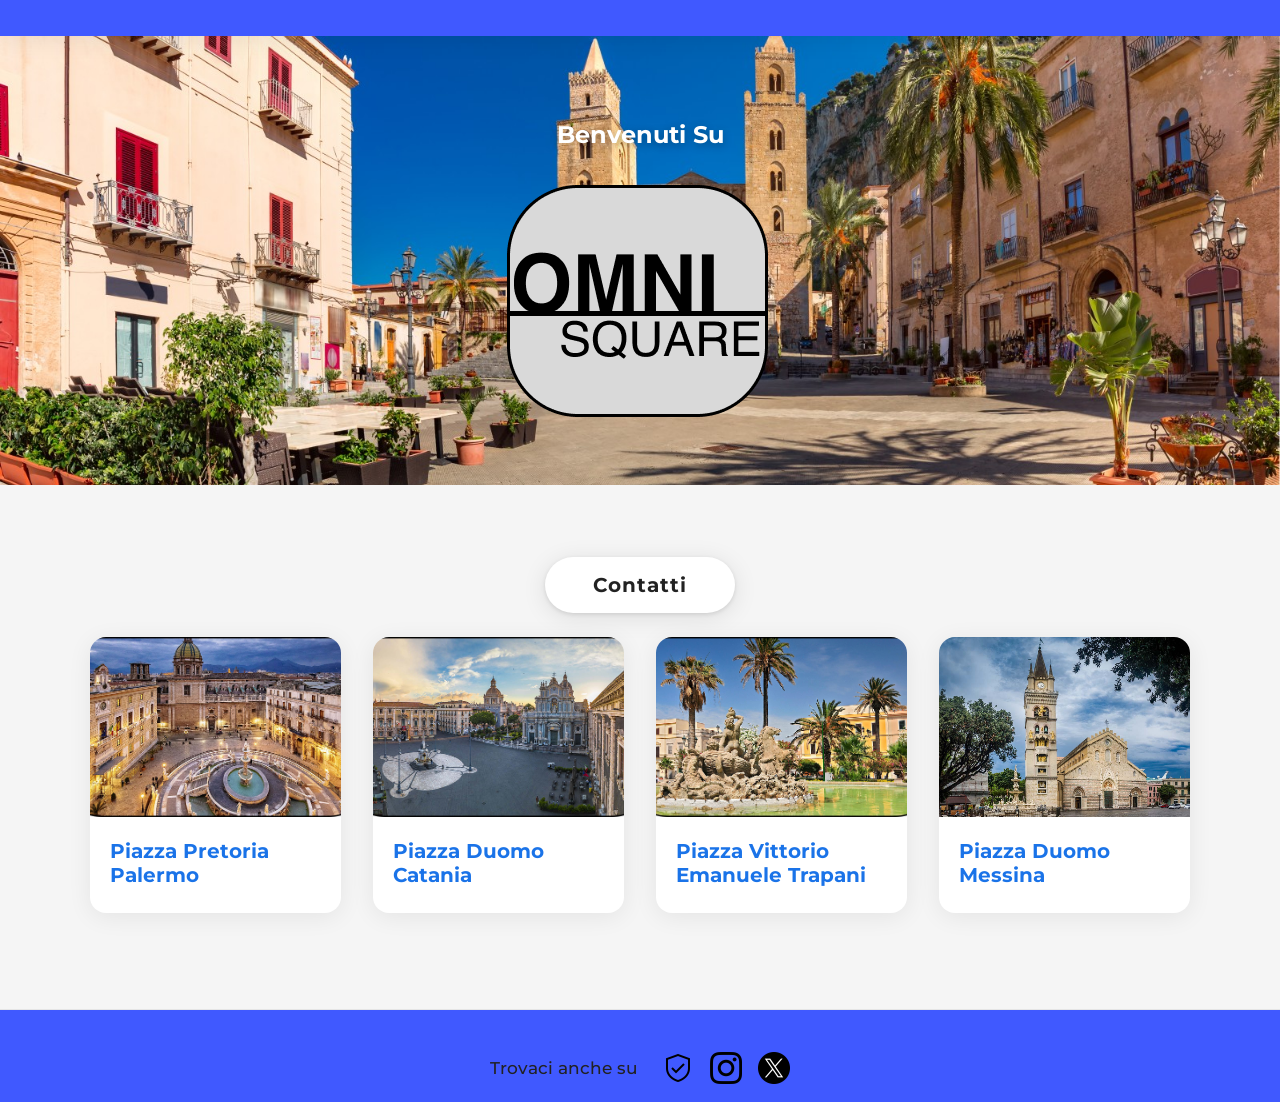
<file: index.html>
<!DOCTYPE html>
<html lang="en">
<head>
    <meta charset="UTF-8">
    <meta name="viewport" content="width=device-width, initial-scale=1.0">
    <title>Gabriele D'Oro - Sito Piazze</title>
    <link rel="preconnect" href="https://fonts.googleapis.com">
    <link rel="preconnect" href="https://fonts.gstatic.com" crossorigin>
    <link href="https://fonts.googleapis.com/css2?family=Montserrat:wght@400;700&display=swap" rel="stylesheet">
    <link rel="stylesheet" href="style.css">
</head>
<body>
    <header class="site-header">
        <div class="header-content"></div>
    </header>

    <main>
        <section class="hero">
            <h2 class="hero-title">Benvenuti Su</h2>
            <p class="hero-subtitle"> <img src="img/logo.png" alt="Logo" class="hero-logo">
        </section>
        <div class="center-btn-container">
            <a href="https://www.abacatania.it" class="center-btn">Contatti</a>
        </div>

        <section class="cards-section">
            <a href="piazza-palermo.html" class="card card-link">
                <img src="img/Piazza_palermo.png" alt="Piazza 1" class="card-img">
                <div class="card-content">
                    <h3 class="card-title">Piazza Pretoria Palermo</h3>
                </div>
            </a>
            <a href="piazza-catania.html" class="card card-link">
                <img src="img/Piazza_catania.png" alt="Piazza 2" class="card-img">
                <div class="card-content">
                    <h3 class="card-title">Piazza Duomo Catania</h3>
                </div>
            </a>
            <a href="piazza-trapani.html" class="card card-link">
                <img src="img/Piazza_trapani.png" alt="Piazza 3" class="card-img">
                <div class="card-content">
                    <h3 class="card-title">Piazza Vittorio Emanuele Trapani</h3>
                </div>
            </a>
            <a href="piazza-messina.html" class="card card-link">
                <img src="img/Piazza_messina.png" alt="Piazza 4" class="card-img">
                <div class="card-content">
                    <h3 class="card-title">Piazza Duomo Messina</h3>
                </div>
            </a>
        </section>
    </main>

    <footer class="site-footer">
        <div class="footer-social">
            <span>Trovaci anche su</span>
            <a href="https://www.trustpilot.com/" target="_blank" rel="noopener" aria-label="Trustpilot"><img src="img/shield.png" alt="Trustpilot" class="footer-icon"></a>
            <a href="https://www.instagram.com/" target="_blank" rel="noopener" aria-label="Instagram"><img src="img/instagram.png" alt="Instagram" class="footer-icon"></a>
            <a href="https://x.com/" target="_blank" rel="noopener" aria-label="X"><img src="img/twitter.png" alt="X" class="footer-icon"></a>
        </div>
    </footer>
</body>
</html>
</file>
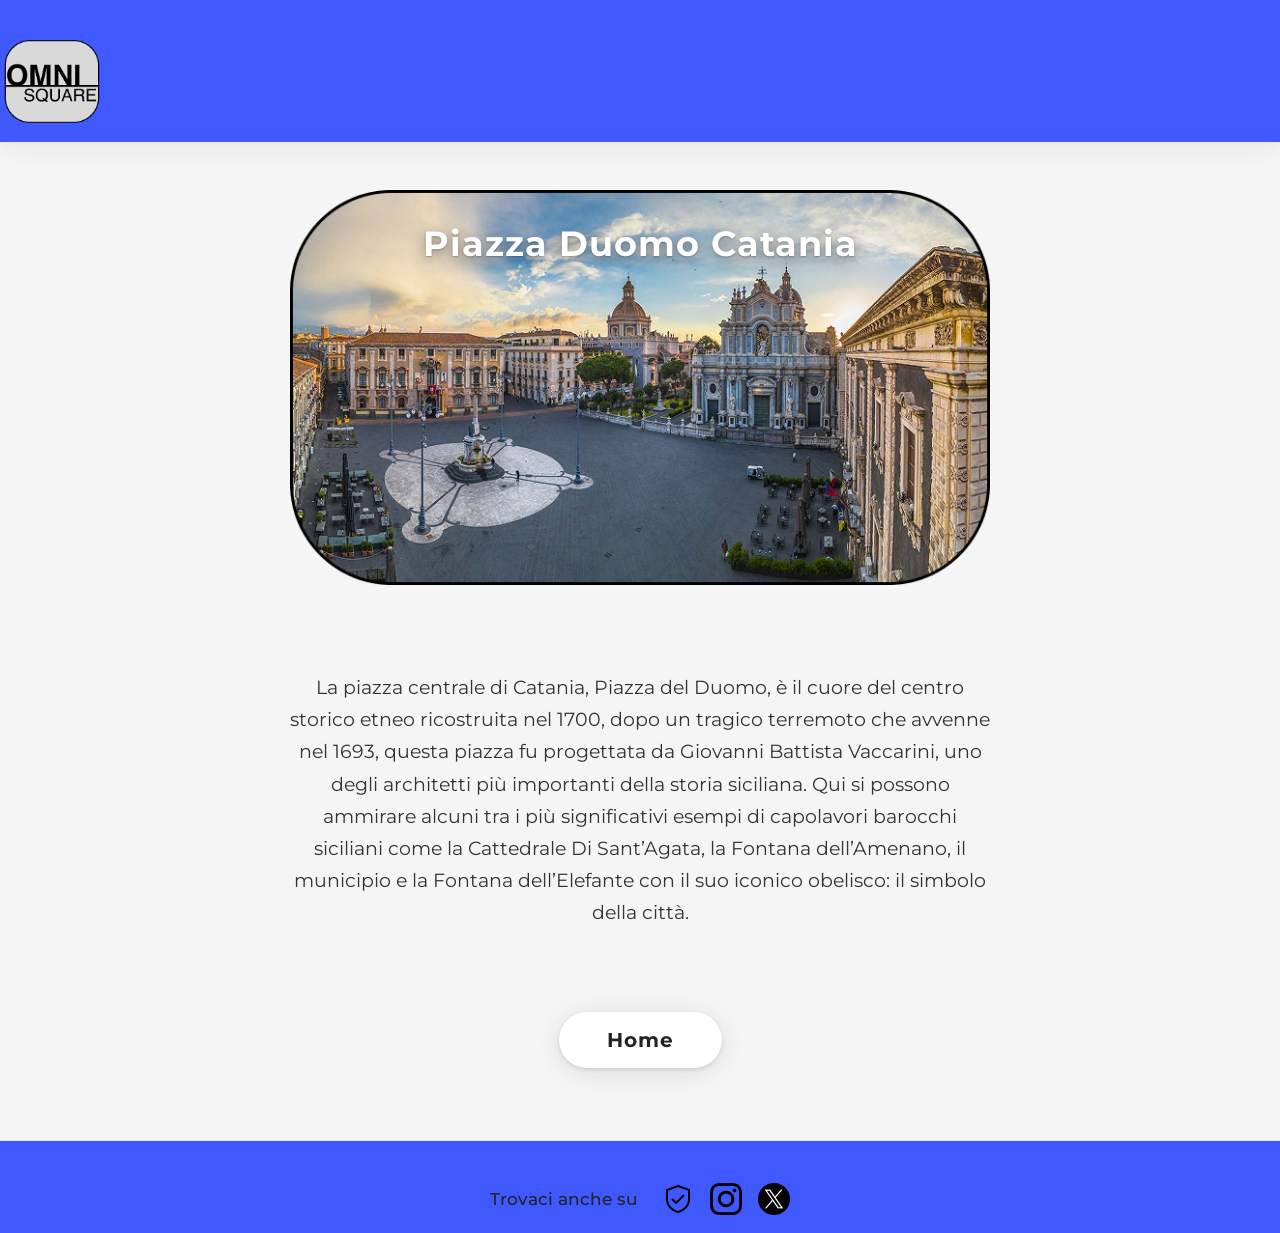
<file: piazza-catania.html>
<!DOCTYPE html>
<html lang="en">
<head>
    <meta charset="UTF-8">
    <meta name="viewport" content="width=device-width, initial-scale=1.0">
    <title>Piazza Duomo Catania</title>
    <link rel="preconnect" href="https://fonts.googleapis.com">
    <link rel="preconnect" href="https://fonts.gstatic.com" crossorigin>
    <link href="https://fonts.googleapis.com/css2?family=Montserrat:wght@400;700&display=swap" rel="stylesheet">
    <link rel="stylesheet" href="style.css">
</head>
<body>
    <header class="site-header">
        <div class="header-content"></div>
        <a href="index.html"><img src="/img/logo.png" alt="Logo" class="hero-logo2"></a>
    </header>
    <main>
        <section class="piazza-feature">
            <div class="piazza-img-container">
                <span class="piazza-img-title">Piazza Duomo Catania</span>
                <img src="img/Piazza_catania.png" alt="Piazza Duomo Catania" class="piazza-big-img">
            </div>
            <div class="piazza-desc">
                <p>La piazza centrale di Catania, Piazza del Duomo, è il cuore del centro storico etneo ricostruita nel 1700, dopo un tragico terremoto che avvenne nel 1693, questa piazza fu progettata da Giovanni Battista Vaccarini, uno degli architetti più importanti della storia siciliana.

                 Qui si possono ammirare alcuni tra i più significativi esempi di capolavori barocchi siciliani come la Cattedrale Di Sant’Agata, la Fontana dell’Amenano, il municipio e la Fontana dell’Elefante con il suo iconico obelisco: il simbolo della città.

                </p>
            </div>
        </section>
            <div class="center-btn-container">
                <a href="index.html" class="center-btn">Home</a>
            </div>
    </main>
    <footer class="site-footer">
        <div class="footer-social">
            <span>Trovaci anche su</span>
            <a href="https://www.trustpilot.com/" target="_blank" rel="noopener" aria-label="Trustpilot"><img src="img/shield.png" alt="Trustpilot" class="footer-icon"></a>
            <a href="https://www.instagram.com/" target="_blank" rel="noopener" aria-label="Instagram"><img src="img/instagram.png" alt="Instagram" class="footer-icon"></a>
            <a href="https://x.com/" target="_blank" rel="noopener" aria-label="X"><img src="img/twitter.png" alt="X" class="footer-icon"></a>
        </div>
    </footer>
</body>
</html>
</file>
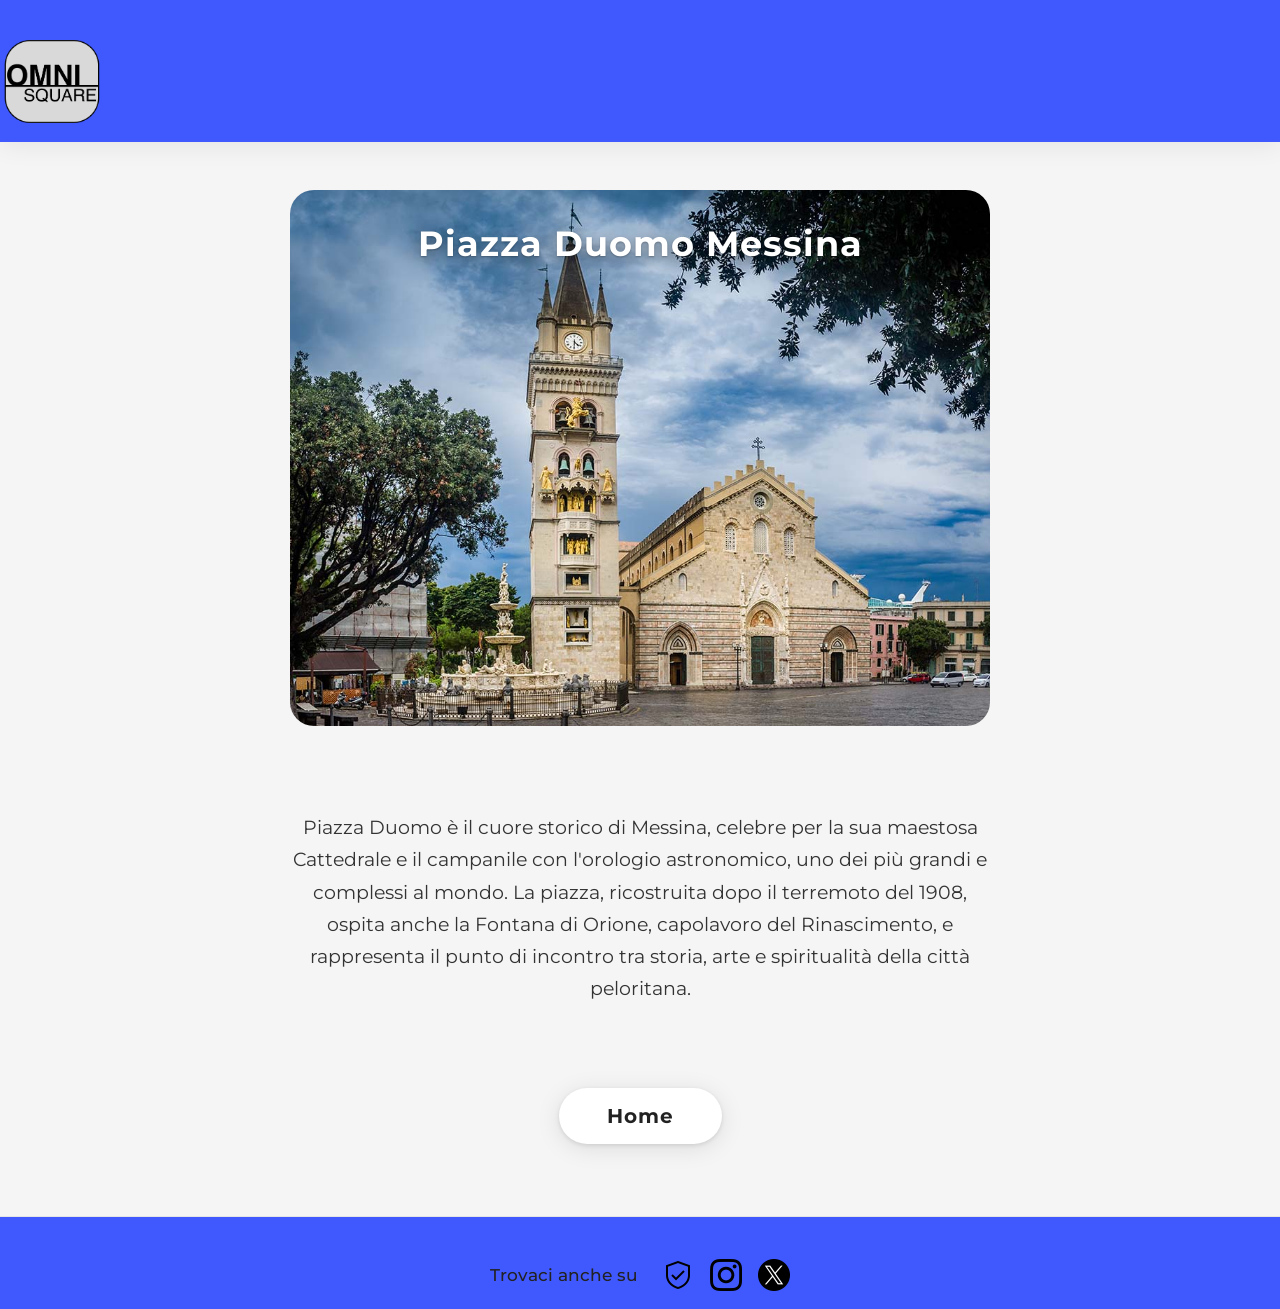
<file: piazza-messina.html>
<!DOCTYPE html>
<html lang="it">
<head>
    <meta charset="UTF-8">
    <meta name="viewport" content="width=device-width, initial-scale=1.0">
    <title>Piazza Duomo Messina</title>
    <link rel="preconnect" href="https://fonts.googleapis.com">
    <link rel="preconnect" href="https://fonts.gstatic.com" crossorigin>
    <link href="https://fonts.googleapis.com/css2?family=Montserrat:wght@400;700&display=swap" rel="stylesheet">
    <link rel="stylesheet" href="style.css">
</head>
<body>
    <header class="site-header">
        <div class="header-content"></div>
        <a href="index.html"><img src="/img/logo.png" alt="Logo" class="hero-logo2"></a>
    </header>
    <main>
        <section class="piazza-feature">
            <div class="piazza-img-container">
                <span class="piazza-img-title">Piazza Duomo Messina</span>
                <img src="img/Piazza_messina.png" alt="Piazza Duomo Messina" class="piazza-big-img">
            </div>
            <div class="piazza-desc">
                <p>Piazza Duomo è il cuore storico di Messina, celebre per la sua maestosa Cattedrale e il campanile con l'orologio astronomico, uno dei più grandi e complessi al mondo. La piazza, ricostruita dopo il terremoto del 1908, ospita anche la Fontana di Orione, capolavoro del Rinascimento, e rappresenta il punto di incontro tra storia, arte e spiritualità della città peloritana.</p>
            </div>
        </section>
        <div class="center-btn-container">
            <a href="index.html" class="center-btn">Home</a>
        </div>
    </main>
    <footer class="site-footer">
        <div class="footer-social">
            <span>Trovaci anche su</span>
            <a href="https://www.trustpilot.com/" target="_blank" rel="noopener" aria-label="Trustpilot"><img src="img/shield.png" alt="Trustpilot" class="footer-icon"></a>
            <a href="https://www.instagram.com/" target="_blank" rel="noopener" aria-label="Instagram"><img src="img/instagram.png" alt="Instagram" class="footer-icon"></a>
            <a href="https://x.com/" target="_blank" rel="noopener" aria-label="X"><img src="img/twitter.png" alt="X" class="footer-icon"></a>
        </div>
    </footer>
</body>
</html>
</file>
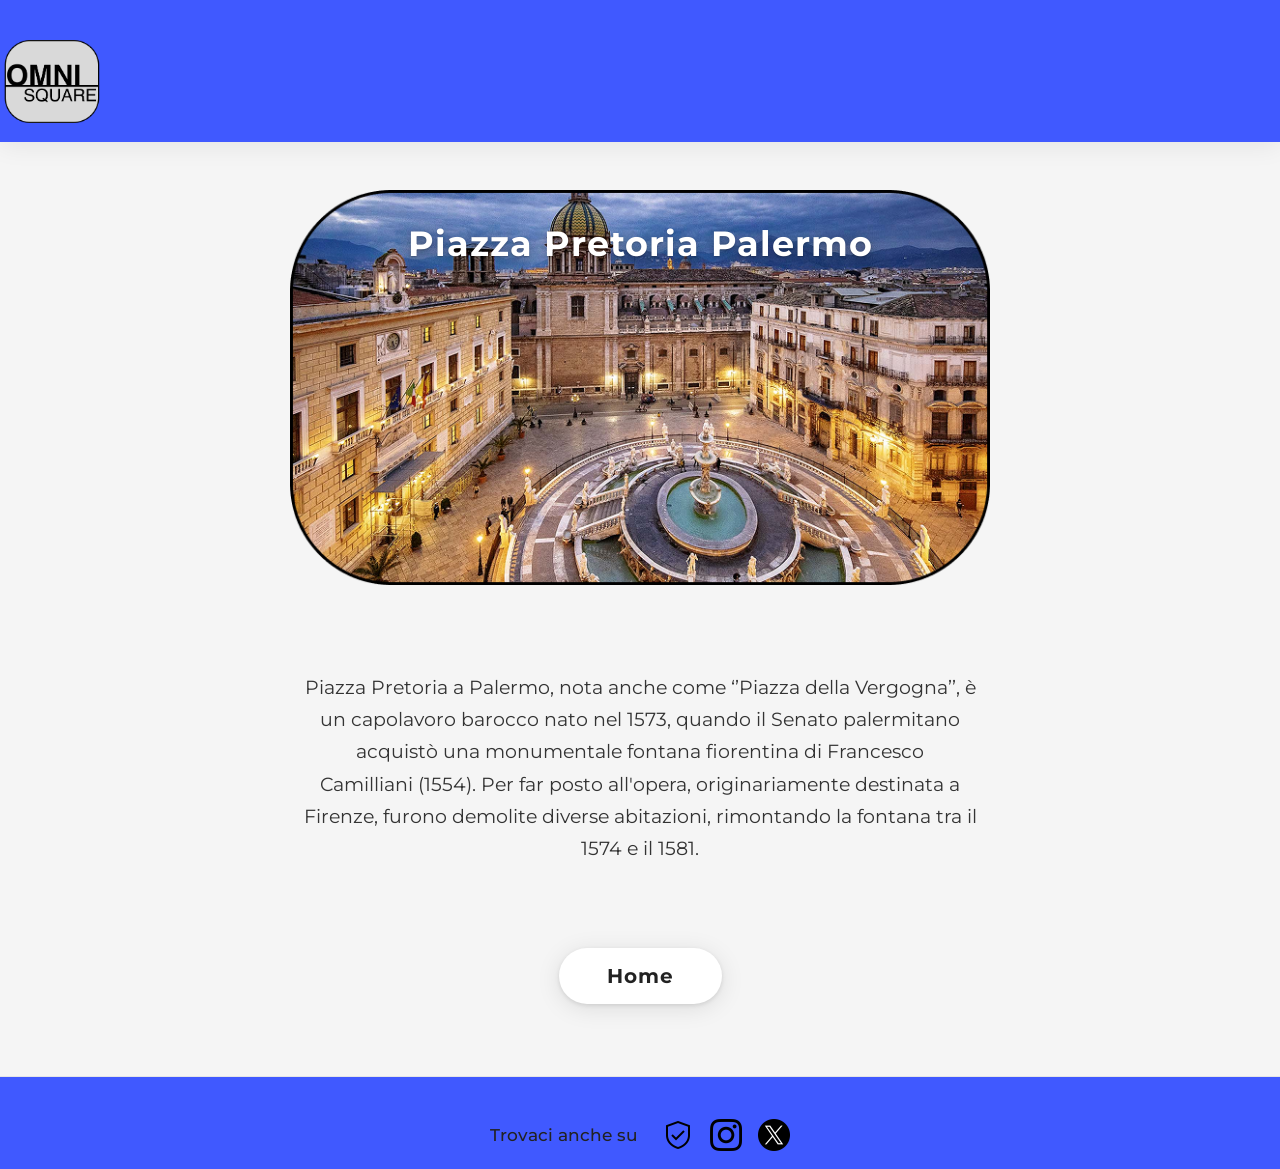
<file: piazza-palermo.html>
<!DOCTYPE html>
<html lang="en">
<head>
    <meta charset="UTF-8">
    <meta name="viewport" content="width=device-width, initial-scale=1.0">
    <title>Piazza Pretoria Palermo</title>
    <link rel="preconnect" href="https://fonts.googleapis.com">
    <link rel="preconnect" href="https://fonts.gstatic.com" crossorigin>
    <link href="https://fonts.googleapis.com/css2?family=Montserrat:wght@400;700&display=swap" rel="stylesheet">
    <link rel="stylesheet" href="style.css">
</head>
<body>
    <header class="site-header">
        <div class="header-content"></div>
        <a href="index.html"><img src="/img/logo.png" alt="Logo" class="hero-logo2"></a>
    </header>
    <main>
        <section class="piazza-feature">
            <div class="piazza-img-container">
                <span class="piazza-img-title">Piazza Pretoria Palermo</span>
                <img src="img/Piazza_palermo.png" alt="Piazza Pretoria Palermo" class="piazza-big-img">
            </div>
            <div class="piazza-desc">
                <p>Piazza Pretoria a Palermo, nota anche come ‘’Piazza della Vergogna’’, è un capolavoro barocco nato nel 1573, quando il Senato palermitano acquistò una monumentale fontana fiorentina di Francesco Camilliani (1554). Per far posto all'opera, originariamente destinata a Firenze, furono demolite diverse abitazioni, rimontando la fontana tra il 1574 e il 1581.</p>
            </div>
        </section>
            <div class="center-btn-container">
                <a href="index.html" class="center-btn">Home</a>
            </div>
    </main>
    <footer class="site-footer">
        <div class="footer-social">
            <span>Trovaci anche su</span>
            <a href="https://www.trustpilot.com/" target="_blank" rel="noopener" aria-label="Trustpilot"><img src="img/shield.png" alt="Trustpilot" class="footer-icon"></a>
            <a href="https://www.instagram.com/" target="_blank" rel="noopener" aria-label="Instagram"><img src="img/instagram.png" alt="Instagram" class="footer-icon"></a>
            <a href="https://x.com/" target="_blank" rel="noopener" aria-label="X"><img src="img/twitter.png" alt="X" class="footer-icon"></a>
        </div>
    </footer>
</body>
</html>
</file>
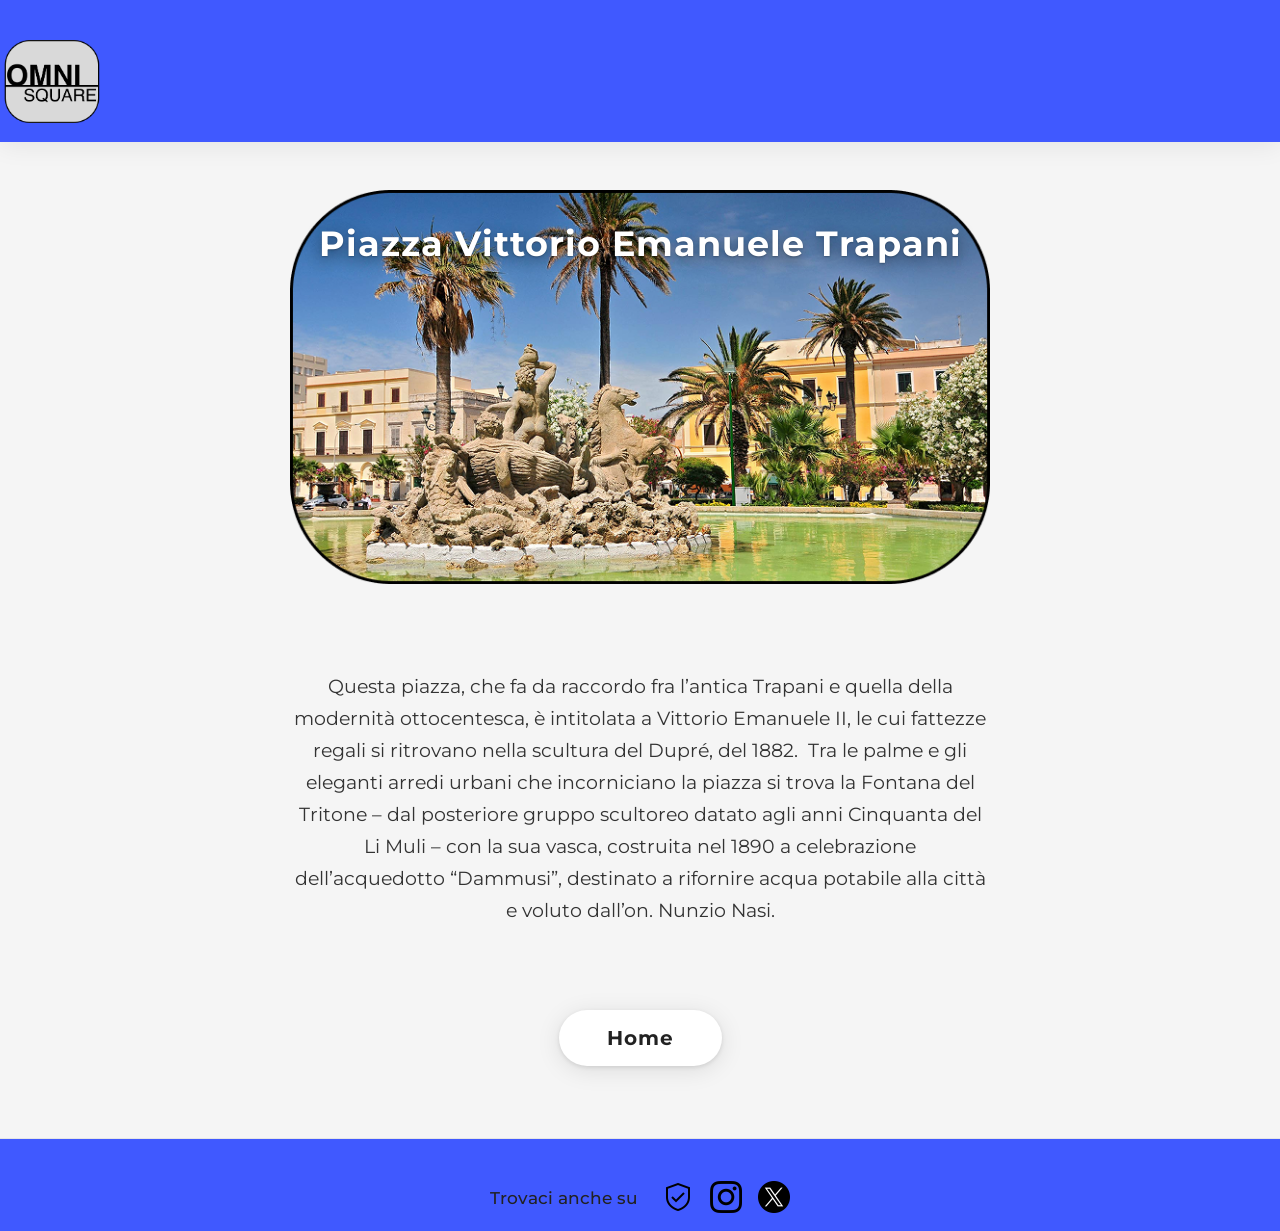
<file: piazza-trapani.html>
<!DOCTYPE html>
<html lang="en">
<head>
    <meta charset="UTF-8">
    <meta name="viewport" content="width=device-width, initial-scale=1.0">
    <title>Piazza Vittorio Emanuele Trapani</title>
    <link rel="preconnect" href="https://fonts.googleapis.com">
    <link rel="preconnect" href="https://fonts.gstatic.com" crossorigin>
    <link href="https://fonts.googleapis.com/css2?family=Montserrat:wght@400;700&display=swap" rel="stylesheet">
    <link rel="stylesheet" href="style.css">
</head>
<body>
    <header class="site-header">
        <div class="header-content"></div>
        <a href="index.html"><img src="/img/logo.png" alt="Logo" class="hero-logo2"></a>
    </header>
    <main>
        <section class="piazza-feature">
            <div class="piazza-img-container">
                <span class="piazza-img-title">Piazza Vittorio Emanuele Trapani</span>
                <img src="img/Piazza_trapani.png" alt="Piazza Vittorio Emanuele Trapani" class="piazza-big-img">
            </div>
            <div class="piazza-desc">
                <p>Questa piazza, che fa da raccordo fra l’antica Trapani e quella della modernità ottocentesca, è intitolata a Vittorio Emanuele II, le cui fattezze regali si ritrovano nella scultura del Dupré, del 1882. 
Tra le palme e gli eleganti arredi urbani che incorniciano la piazza si trova la Fontana del Tritone – dal posteriore gruppo scultoreo datato agli anni Cinquanta del Li Muli – con la sua vasca, costruita nel 1890 a celebrazione dell’acquedotto “Dammusi”, destinato a rifornire acqua potabile alla città e voluto dall’on. Nunzio Nasi.</p>
            </div>
        </section>
            <div class="center-btn-container">
                <a href="index.html" class="center-btn">Home</a>
            </div>
    </main>
    <footer class="site-footer">
        <div class="footer-social">
            <span>Trovaci anche su</span>
            <a href="https://www.trustpilot.com/" target="_blank" rel="noopener" aria-label="Trustpilot"><img src="img/shield.png" alt="Trustpilot" class="footer-icon"></a>
            <a href="https://www.instagram.com/" target="_blank" rel="noopener" aria-label="Instagram"><img src="img/instagram.png" alt="Instagram" class="footer-icon"></a>
            <a href="https://x.com/" target="_blank" rel="noopener" aria-label="X"><img src="img/twitter.png" alt="X" class="footer-icon"></a>
        </div>
    </footer>
</body>
</html>
</file>
<file: style.css>
/* Cards section layout for 4 cards in a row */
.cards-section {
    display: flex;
    flex-wrap: wrap;
    justify-content: center;
    gap: 32px;
    margin: 40px 0 0 0;
}
.card-link {
    flex: 1 1 240px;
    max-width: 300px;
    min-width: 220px;
    box-sizing: border-box;
}
@media (max-width: 1200px) {
    .cards-section {
        gap: 20px;
    }
    .card-link {
        max-width: 45%;
    }
}
@media (max-width: 800px) {
    .cards-section {
        flex-direction: column;
        align-items: center;
    }
    .card-link {
        max-width: 90%;
    }
}
/* Centered main page and piazza buttons */
.center-btn-container {
    display: flex;
    justify-content: center;
    align-items: center;
    margin: 32px 0 24px 0;
}
.center-btn {
    background: #fff;
    color: #222;
    font-size: 1.25rem;
    font-weight: 700;
    padding: 16px 48px;
    border-radius: 32px;
    box-shadow: 0 4px 24px rgba(0,0,0,0.10), 0 1.5px 4px rgba(0,0,0,0.10);
    text-decoration: none;
    border: none;
    letter-spacing: 1px;
    margin: 0 auto;
    display: inline-block;
}
.center-btn:hover {
    background: #222;
    color: #fff;
    box-shadow: 0 6px 32px rgba(0,0,0,0.18);
}
/* Footer social icons */
.footer-social {
    margin-top: 18px;
    display: flex;
    align-items: center;
    justify-content: center;
    gap: 16px;
    flex-wrap: wrap;
    font-size: 1.08rem;
}
.footer-social span {
    margin-right: 8px;
    color: #222;
    font-weight: 500;
}
.footer-icon {
    width: 32px;
    height: 32px;
    object-fit: contain;
    vertical-align: middle;
    transition: transform 0.15s;
}
.footer-icon:hover {
    transform: scale(1.12) rotate(-6deg);
}
/* Piazza image container and title overlay */
.piazza-img-container {
    position: relative;
    width: 100%;
    max-width: 700px;
    margin-bottom: 32px;
}
.piazza-img-title {
    position: absolute;
    top: 32px;
    left: 50%;
    transform: translateX(-50%);
    color: #fff;
    font-size: 2.2rem;
    font-weight: 700;
    text-shadow: 0 4px 16px rgba(0,0,0,0.45), 0 1px 2px rgba(0,0,0,0.25);
    letter-spacing: 1px;
    z-index: 2;
    text-align: center;
    padding: 0 16px;
    width: 100%;
    box-sizing: border-box;
    pointer-events: none;
}
/* Piazza feature section (Figma style) */
.piazza-feature {
    display: flex;
    flex-direction: column;
    align-items: center;
    justify-content: flex-start;
    padding: 48px 16px 32px 16px;
    max-width: 900px;
    margin: 0 auto;
}
.piazza-big-img {
    width: 100%;
    max-width: 700px;
    height: auto;
    border-radius: 24px;
    margin-bottom: 32px;
    object-fit: cover;
}
.piazza-desc {
    font-size: 1.18rem;
    color: #333;
    text-align: center;
    max-width: 700px;
    margin: 0 auto;
    line-height: 1.7;
}
html, body {
    height: 100%;
    min-height: 100vh;
    font-family: Helvetica, Arial, sans-serif;
}

body {
    min-height: 100vh;
    display: flex;
    flex-direction: column;
}

main {
    flex: 1 0 auto;
    display: block;
}

.site-footer {
    flex-shrink: 0;
}

body {
    min-height: 100vh;
    display: flex;
    flex-direction: column;
}
main {
    flex: 1 0 auto;
    display: flex;
    flex-direction: column;
}
.site-footer {
    flex-shrink: 0;
}
/* Make card links look like cards, not links */
.card-link {
    text-decoration: none;
    color: inherit;
    cursor: pointer;
    display: flex;
    flex-direction: column;
    height: 100%;
}
.card-link:focus {
    outline: 2px solid #1a73e8;
    outline-offset: 2px;
}
/* Hero section with background image placeholder */
.hero {
    position: relative;
    background: url('img/hero.png') center/cover no-repeat #e5e5e5;
    min-height: 320px;
    display: flex;
    flex-direction: column;
    align-items: center;
    justify-content: center;
    margin-bottom: 40px;
    padding: 64px 20px 48px 20px;
}
.hero-title, .hero-subtitle {
    position: relative;
    z-index: 1;
    color: white;
    text-shadow: 0 2px 8px rgba(0,0,0,0.3);
}
.hero::after {
    content: '';
    position: absolute;
    top: 0; left: 0; right: 0; bottom: 0;
    z-index: 0;
}
/* Header minimal Figma style */
.site-header {
    background: #4059FF;
    box-shadow: 0 4px 24px rgba(0,0,0,0.07);
    padding: 0;
    position: sticky;
    top: 0;
    z-index: 10;
}
.header-content {
    max-width: 1100px;
    margin: 0 auto;
    display: flex;
    align-items: center;
    justify-content: space-between;
    padding: 24px 24px 12px 24px;
    
}

.hero-logo2 {
    width: 106px;
    height: 91px;
    object-fit: contain;
    margin-right: 12px;
    margin-bottom: 11px;
}


.site-title {
    font-size: 2rem;
    font-weight: 700;
    color: #ffffff;
    letter-spacing: 0.5px;
}
.site-nav {
    display: flex;
    gap: 24px;
}
.site-nav a {
    color: #1a73e8;
    text-decoration: none;
    font-weight: 500;
    font-size: 1.05rem;
    padding: 6px 0;
    border-bottom: 2px solid transparent;
    transition: border 0.2s, color 0.2s;
}
.site-nav a:hover {
    color: #155ab6;
    border-bottom: 2px solid #1a73e8;
}

/* Cards Section Figma style */
.cards-section {
    display: flex;
    justify-content: center;
    gap: 32px;
    margin: 0 auto 48px auto;
    max-width: 1100px;
    flex-wrap: wrap;
}
.card {
    background: #fff;
    border-radius: 16px;
    box-shadow: 0 4px 24px rgba(0,0,0,0.07);
    padding: 0 0 24px 0;
    width: 320px;
    text-align: left;
    transition: transform 0.18s, box-shadow 0.18s;
    display: flex;
    flex-direction: column;
    align-items: stretch;
    overflow: hidden;
}
.card:hover {
    transform: translateY(-6px) scale(1.03);
    box-shadow: 0 8px 32px rgba(26,115,232,0.13);
}
.card-img {
    width: 100%;
    height: 180px;
    object-fit: cover;
    border-radius: 0;
    margin-bottom: 0;
    display: block;
}
.card-content {
    padding: 22px 20px 0 20px;
    display: flex;
    flex-direction: column;
    gap: 10px;
}
.card-title {
    font-size: 1.22rem;
    font-weight: 700;
    margin: 0 0 2px 0;
    color: #1a73e8;
}
.card-desc {
    font-size: 1rem;
    color: #444;
    margin: 0;
}

/* Footer minimal Figma style */
.site-footer {
    background: #4059FF;
    color: #888;
    text-align: center;
    padding: 24px 0 18px 0;
    font-size: 1rem;
    margin-top: 48px;
    border-top: 1px solid #e5e5e5;
}

@media (max-width: 1000px) {
    .cards-section {
        gap: 18px;
    }
    .header-content {
        flex-direction: column;
        gap: 10px;
        padding: 18px 10px 8px 10px;
        
    }
}
@media (max-width: 900px) {
    .cards-section {
        flex-direction: column;
        align-items: center;
    }
    .card {
        width: 95%;
        margin-bottom: 24px;
    }
}
@media (max-width: 600px) {
    .hero-title {
        font-size: 2rem;
    }
    .hero {
        padding: 40px 10px 24px 10px;
    }
    .header-content {
        padding: 12px 4px 6px 4px;
    }
}
body {
    margin: 0;
    font-family: 'Montserrat', Arial, sans-serif;
    background: #f5f5f5;
    color: #222;
}
</file>
